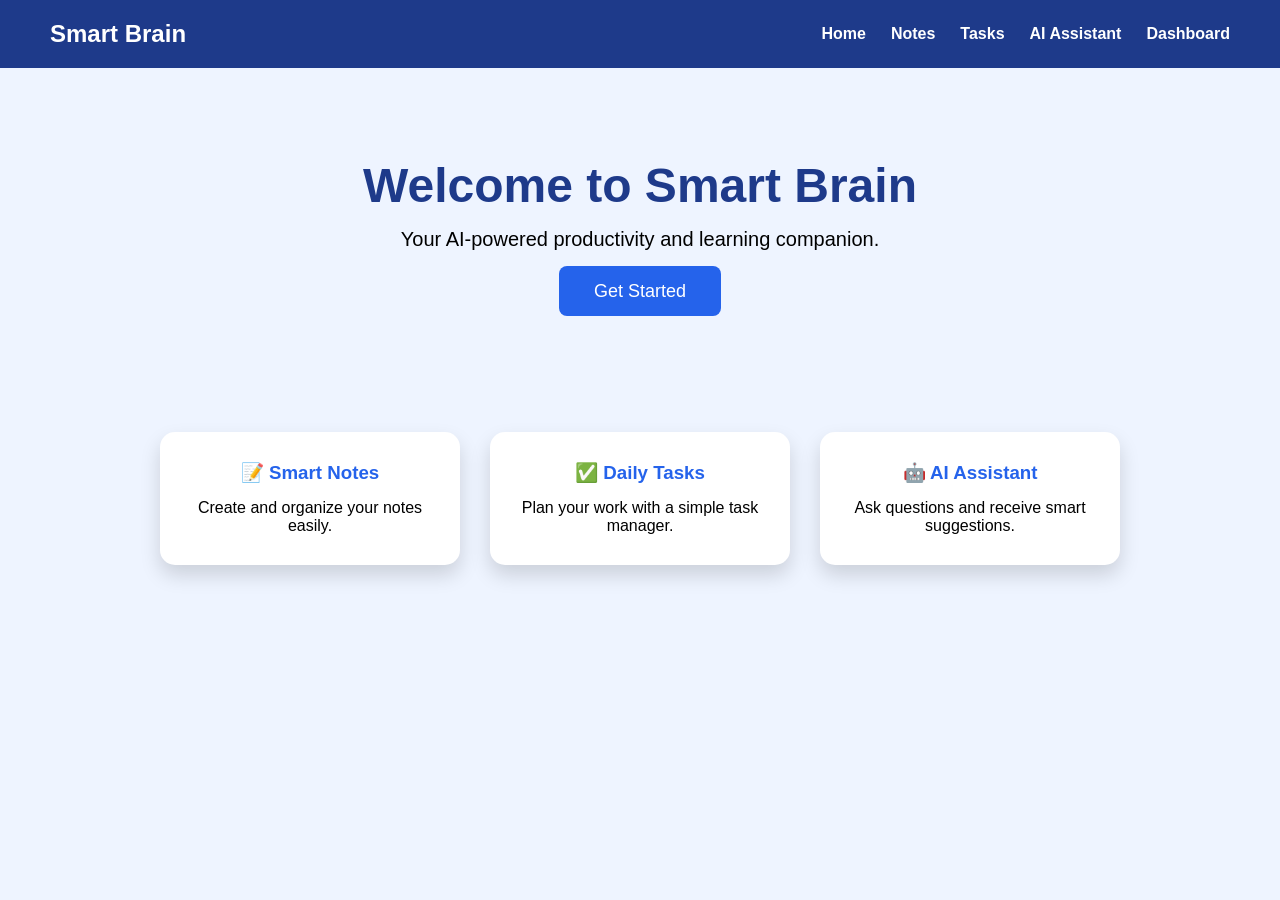
<file: index.htm>
<!DOCTYPE html>
<html lang="en">
<head>
<meta charset="UTF-8">
<meta name="viewport" content="width=device-width, initial-scale=1.0">
<title>Smart Brain</title>
<link rel="stylesheet" href="style.css">
</head>

<body>

<nav>
    <h2>Smart Brain</h2>

    <ul>
        <li><a href="index.html">Home</a></li>
        <li><a href="notes.html">Notes</a></li>
        <li><a href="tasks.html">Tasks</a></li>
        <li><a href="ai.html">AI Assistant</a></li>
        <li><a href="dashboard.html">Dashboard</a></li>
    </ul>
</nav>

<section class="hero">

<h1>Welcome to Smart Brain</h1>

<p>Your AI-powered productivity and learning companion.</p>

<a href="notes.html" class="btn">Get Started</a>

</section>

<section class="features">

<div class="card">
<h3>📝 Smart Notes</h3>
<p>Create and organize your notes easily.</p>
</div>

<div class="card">
<h3>✅ Daily Tasks</h3>
<p>Plan your work with a simple task manager.</p>
</div>

<div class="card">
<h3>🤖 AI Assistant</h3>
<p>Ask questions and receive smart suggestions.</p>
</div>

</section>

</body>
</html>
</file>
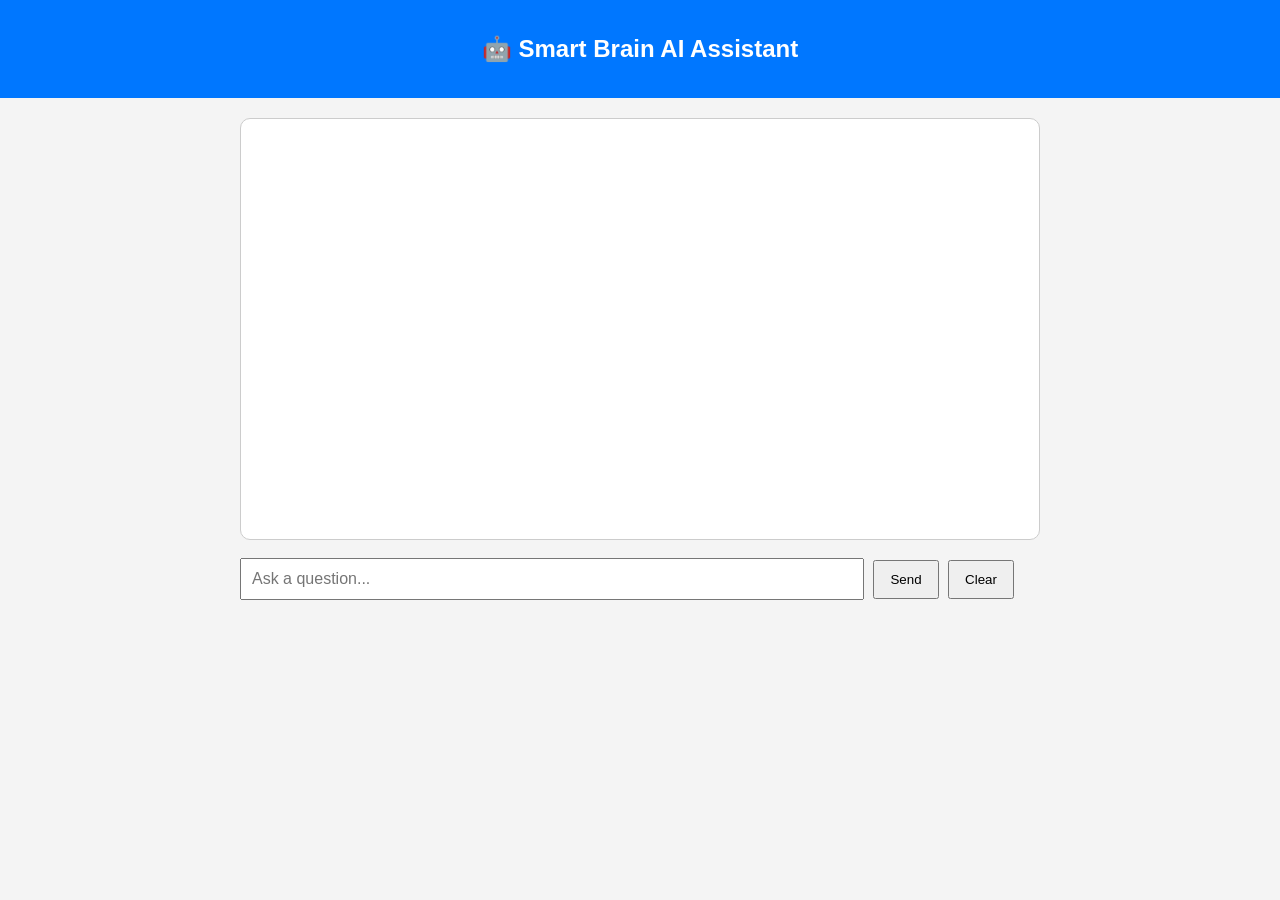
<file: ai.html>
<!DOCTYPE html>
<html lang="en">
<head>
<meta charset="UTF-8">
<meta name="viewport" content="width=device-width, initial-scale=1.0">
<title>Smart Brain AI</title>

<style>

body{
font-family:Arial,sans-serif;
background:#f4f4f4;
margin:0;
}

nav{
background:#0077ff;
color:white;
padding:15px;
text-align:center;
}

.container{
width:80%;
max-width:800px;
margin:20px auto;
}

#chat{
height:400px;
background:white;
border:1px solid #ccc;
overflow-y:auto;
padding:10px;
border-radius:10px;
}

.user{
text-align:right;
color:blue;
margin:10px;
}

.ai{
text-align:left;
color:green;
margin:10px;
}

input{
width:75%;
padding:10px;
font-size:16px;
}

button{
padding:10px 15px;
cursor:pointer;
margin-left:5px;
}

</style>

</head>

<body>

<nav>
<h2>🤖 Smart Brain AI Assistant</h2>
</nav>

<div class="container">

<div id="chat"></div>

<br>

<input type="text" id="question" placeholder="Ask a question...">

<button onclick="askAI()">Send</button>

<button onclick="clearChat()">Clear</button>

</div>

<script>

function askAI(){

let input=document.getElementById("question");

let q=input.value.trim();

if(q=="") return;

let chat=document.getElementById("chat");

chat.innerHTML+="<div class='user'><b>You:</b> "+q+"</div>";

let ans="";

q=q.toLowerCase();

if(q.includes("hello") || q.includes("hi"))
ans="Hello! How can I help you?";

else if(q.includes("java"))
ans="Java is an object-oriented programming language.";

else if(q.includes("html"))
ans="HTML is used to create web pages.";

else if(q.includes("css"))
ans="CSS is used to style web pages.";

else if(q.includes("javascript"))
ans="JavaScript makes websites interactive.";

else if(q.includes("python"))
ans="Python is popular for AI, automation, and web development.";

else if(q.includes("sql"))
ans="SQL is used to manage databases.";

else if(q.includes("dbms"))
ans="DBMS stands for Database Management System.";

else if(q.includes("bye"))
ans="Goodbye! Have a great day.";

else
ans="Sorry, I don't know the answer yet.";

chat.innerHTML+="<div class='ai'><b>AI:</b> "+ans+"</div>";

chat.scrollTop=chat.scrollHeight;

input.value="";

}

function clearChat(){

document.getElementById("chat").innerHTML="";

}

document.getElementById("question").addEventListener("keypress",function(e){

if(e.key==="Enter")
askAI();

});

</script>

</body>
</html>
</file>
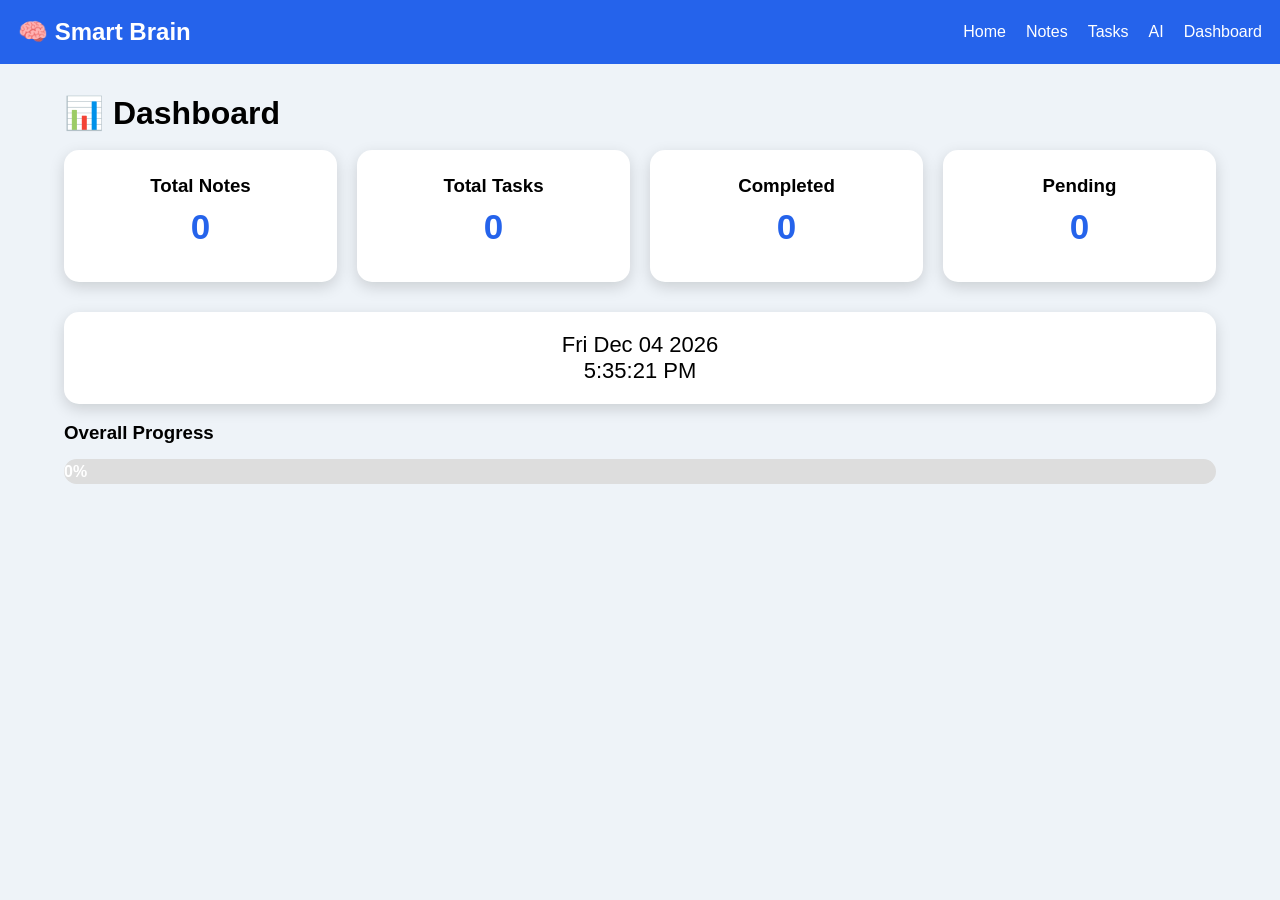
<file: dashboard.html>
<!DOCTYPE html>
<html lang="en">
<head>
<meta charset="UTF-8">
<meta name="viewport" content="width=device-width, initial-scale=1.0">
<title>Smart Brain Dashboard</title>

<style>

*{
margin:0;
padding:0;
box-sizing:border-box;
font-family:Arial,sans-serif;
}

body{
background:#eef3f8;
}

nav{
background:#2563eb;
color:white;
padding:18px;
display:flex;
justify-content:space-between;
align-items:center;
}

nav ul{
display:flex;
list-style:none;
}

nav ul li{
margin-left:20px;
}

nav ul li a{
color:white;
text-decoration:none;
}

.container{
width:90%;
margin:auto;
padding:30px 0;
}

.cards{
display:grid;
grid-template-columns:repeat(auto-fit,minmax(220px,1fr));
gap:20px;
}

.card{
background:white;
padding:25px;
border-radius:15px;
box-shadow:0 5px 15px rgba(0,0,0,.15);
text-align:center;
transition:.3s;
}

.card:hover{
transform:translateY(-5px);
}

.card h2{
font-size:35px;
color:#2563eb;
margin:10px 0;
}

.progress{
background:#ddd;
height:25px;
border-radius:20px;
overflow:hidden;
margin-top:15px;
}

.progress-bar{
height:100%;
background:#22c55e;
width:0%;
color:white;
text-align:center;
line-height:25px;
font-weight:bold;
}

.clock{
margin-top:30px;
background:white;
padding:20px;
border-radius:15px;
text-align:center;
font-size:22px;
box-shadow:0 5px 15px rgba(0,0,0,.15);
}

</style>

</head>

<body>

<nav>

<h2>🧠 Smart Brain</h2>

<ul>
<li><a href="index.html">Home</a></li>
<li><a href="notes.html">Notes</a></li>
<li><a href="tasks.html">Tasks</a></li>
<li><a href="ai.html">AI</a></li>
<li><a href="dashboard.html">Dashboard</a></li>
</ul>

</nav>

<div class="container">

<h1>📊 Dashboard</h1>

<br>

<div class="cards">

<div class="card">
<h3>Total Notes</h3>
<h2 id="notes">0</h2>
</div>

<div class="card">
<h3>Total Tasks</h3>
<h2 id="tasks">0</h2>
</div>

<div class="card">
<h3>Completed</h3>
<h2 id="completed">0</h2>
</div>

<div class="card">
<h3>Pending</h3>
<h2 id="pending">0</h2>
</div>

</div>

<div class="clock">
<div id="date"></div>
<div id="time"></div>
</div>

<br>

<h3>Overall Progress</h3>

<div class="progress">
<div class="progress-bar" id="bar">0%</div>
</div>

</div>

<script>

let notes=JSON.parse(localStorage.getItem("notes"))||[];

let tasks=JSON.parse(localStorage.getItem("tasks"))||[];

let completed=0;

tasks.forEach(t=>{
if(t.completed)
completed++;
});

let pending=tasks.length-completed;

document.getElementById("notes").innerHTML=notes.length;

document.getElementById("tasks").innerHTML=tasks.length;

document.getElementById("completed").innerHTML=completed;

document.getElementById("pending").innerHTML=pending;

let percent=0;

if(tasks.length>0)
percent=Math.round((completed/tasks.length)*100);

document.getElementById("bar").style.width=percent+"%";

document.getElementById("bar").innerHTML=percent+"%";

function clock(){

let now=new Date();

document.getElementById("date").innerHTML=now.toDateString();

document.getElementById("time").innerHTML=now.toLocaleTimeString();

}

clock();

setInterval(clock,1000);

</script>

</body>
</html>
</file>
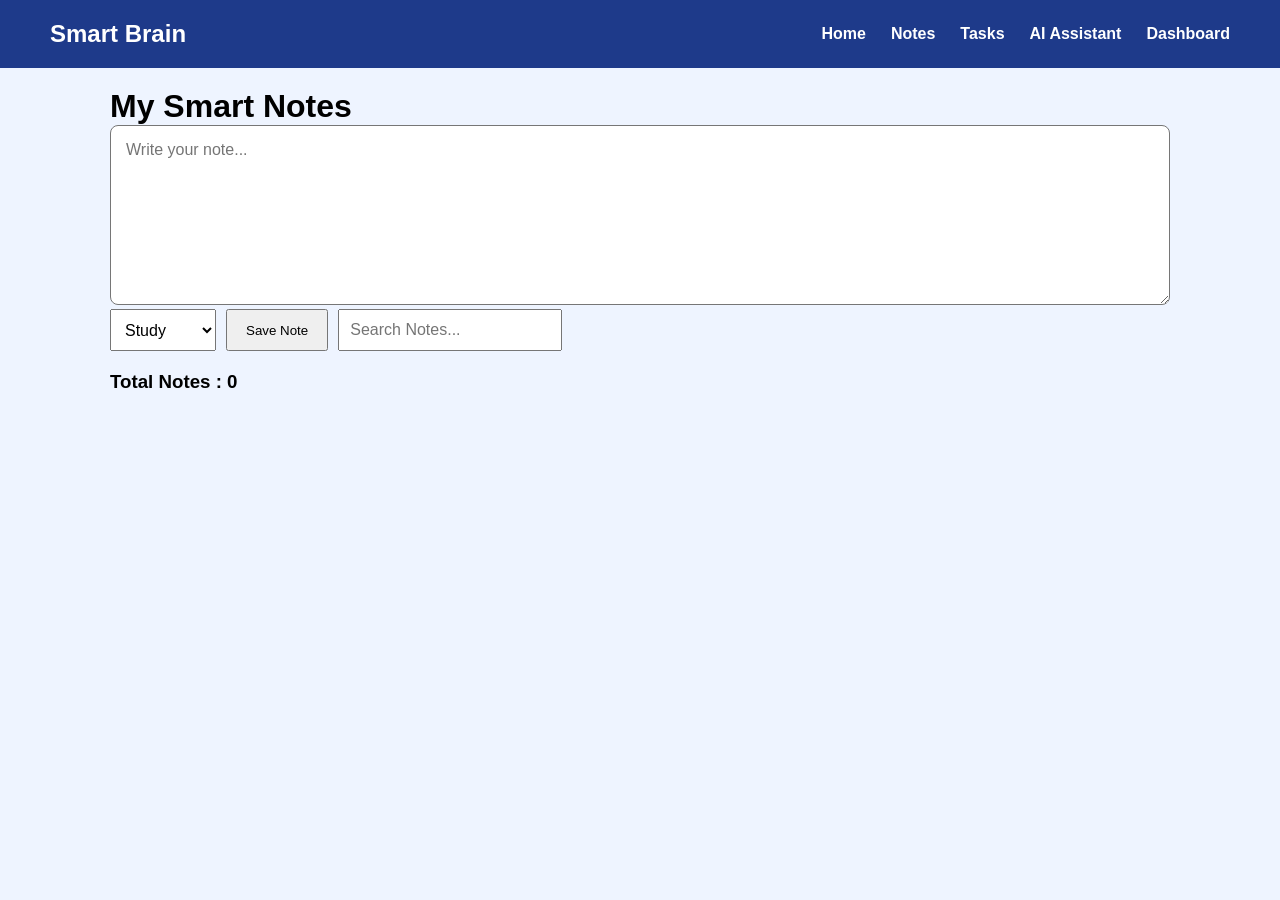
<file: notes.html>
<!DOCTYPE html>
<html lang="en">
<head>
<meta charset="UTF-8">
<meta name="viewport" content="width=device-width, initial-scale=1.0">
<title>Smart Brain - Notes</title>
<link rel="stylesheet" href="style.css">

<style>

.container{
width:90%;
max-width:1100px;
margin:auto;
padding:20px;
}

.controls{
display:flex;
flex-wrap:wrap;
gap:10px;
margin-bottom:20px;
}

textarea{
width:100%;
height:180px;
padding:15px;
font-size:16px;
border-radius:8px;
}

select,input{
padding:10px;
font-size:16px;
}

button{
padding:10px 18px;
cursor:pointer;
}

.notes{
display:grid;
grid-template-columns:repeat(auto-fit,minmax(300px,1fr));
gap:20px;
margin-top:20px;
}

.note-card{
background:white;
padding:18px;
border-radius:12px;
box-shadow:0 2px 8px rgba(0,0,0,.2);
}

.note-card h3{
margin:0;
}

.note-card p{
white-space:pre-wrap;
}

.actions button{
margin:5px;
}

.pin{
color:gold;
font-size:20px;
}

</style>

</head>

<body>

<nav>

<h2>Smart Brain</h2>

<ul>
<li><a href="index.html">Home</a></li>
<li><a href="notes.html">Notes</a></li>
<li><a href="tasks.html">Tasks</a></li>
<li><a href="ai.html">AI Assistant</a></li>
<li><a href="dashboard.html">Dashboard</a></li>
</ul>

</nav>

<div class="container">

<h1>My Smart Notes</h1>

<textarea id="note" placeholder="Write your note..."></textarea>

<div class="controls">

<select id="category">
<option>Study</option>
<option>Work</option>
<option>Personal</option>
<option>Ideas</option>
</select>

<button onclick="saveNote()">Save Note</button>

<input type="text" id="search" placeholder="Search Notes..." onkeyup="displayNotes()">

</div>

<h3>Total Notes :
<span id="count">0</span>
</h3>

<div class="notes" id="notesList"></div>

</div>

<script>

let notes=JSON.parse(localStorage.getItem("notes"))||[];

function saveStorage(){
localStorage.setItem("notes",JSON.stringify(notes));
}

function saveNote(){

let text=document.getElementById("note").value;

let category=document.getElementById("category").value;

if(text==""){
alert("Please write a note.");
return;
}

let date=new Date().toLocaleString();

notes.push({

text:text,
category:category,
date:date,
pin:false

});

saveStorage();

document.getElementById("note").value="";

displayNotes();

}

function displayNotes(){

let search=document.getElementById("search").value.toLowerCase();

let html="";

notes.sort((a,b)=>b.pin-a.pin);

notes.forEach((note,index)=>{

if(note.text.toLowerCase().includes(search)){

html+=`

<div class="note-card">

<h3>${note.pin?"📌":""} ${note.category}</h3>

<p>${note.text}</p>

<small>${note.date}</small>

<div class="actions">

<button onclick="pinNote(${index})">
${note.pin?"Unpin":"Pin"}
</button>

<button onclick="editNote(${index})">
Edit
</button>

<button onclick="deleteNote(${index})">
Delete
</button>

</div>

</div>

`;

}

});

document.getElementById("notesList").innerHTML=html;

document.getElementById("count").innerHTML=notes.length;

}

function deleteNote(index){

if(confirm("Delete this note?")){

notes.splice(index,1);

saveStorage();

displayNotes();

}

}

function editNote(index){

let newText=prompt("Edit Note",notes[index].text);

if(newText!=null && newText!=""){

notes[index].text=newText;

saveStorage();

displayNotes();

}

}

function pinNote(index){

notes[index].pin=!notes[index].pin;

saveStorage();

displayNotes();

}

displayNotes();

</script>

</body>
</html>
</file>
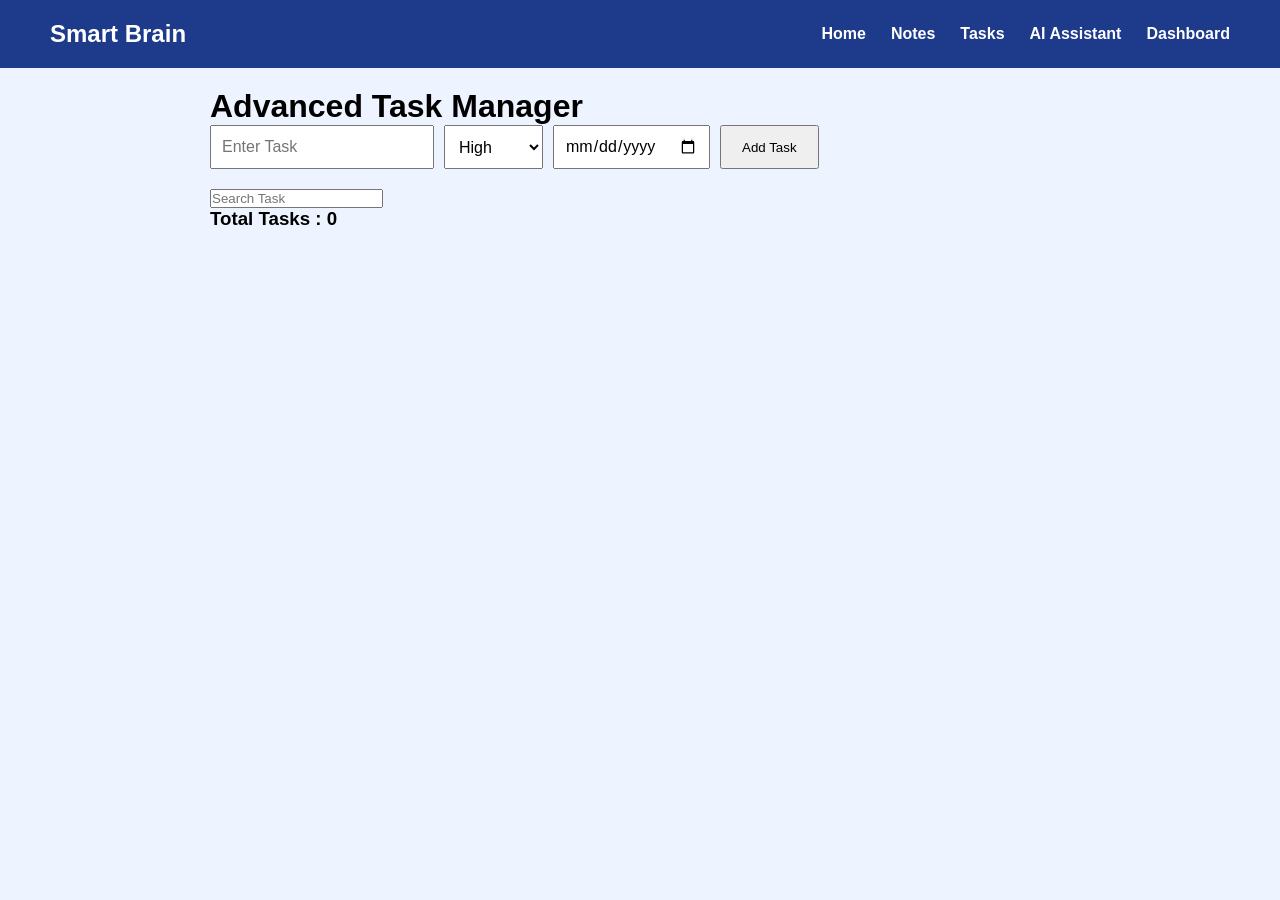
<file: tasks.html>
<!DOCTYPE html>
<html lang="en">
<head>
<meta charset="UTF-8">
<meta name="viewport" content="width=device-width, initial-scale=1.0">
<title>Smart Brain - Task Manager</title>
<link rel="stylesheet" href="style.css">

<style>

.container{
width:90%;
max-width:900px;
margin:auto;
padding:20px;
}

.task-input{
display:flex;
flex-wrap:wrap;
gap:10px;
margin-bottom:20px;
}

.task-input input,
.task-input select{
padding:10px;
font-size:16px;
}

.task-input button{
padding:10px 20px;
cursor:pointer;
}

.task-card{
background:#fff;
margin:15px 0;
padding:15px;
border-radius:10px;
box-shadow:0 2px 8px rgba(0,0,0,.2);
}

.completed{
text-decoration:line-through;
color:gray;
}

.actions button{
margin:5px;
padding:8px 12px;
cursor:pointer;
}

.high{
color:red;
font-weight:bold;
}

.medium{
color:orange;
font-weight:bold;
}

.low{
color:green;
font-weight:bold;
}

</style>

</head>

<body>

<nav>
<h2>Smart Brain</h2>

<ul>
<li><a href="index.html">Home</a></li>
<li><a href="notes.html">Notes</a></li>
<li><a href="tasks.html">Tasks</a></li>
<li><a href="ai.html">AI Assistant</a></li>
<li><a href="dashboard.html">Dashboard</a></li>
</ul>

</nav>

<div class="container">

<h1>Advanced Task Manager</h1>

<div class="task-input">

<input type="text" id="taskName" placeholder="Enter Task">

<select id="priority">
<option>High</option>
<option>Medium</option>
<option>Low</option>
</select>

<input type="date" id="dueDate">

<button onclick="addTask()">Add Task</button>

</div>

<input type="text" id="search" placeholder="Search Task" onkeyup="displayTasks()">

<h3>Total Tasks : <span id="count">0</span></h3>

<div id="taskList"></div>

</div>

<script>

let tasks=JSON.parse(localStorage.getItem("tasks"))||[];

function saveTasks(){
localStorage.setItem("tasks",JSON.stringify(tasks));
}

function addTask(){

let name=document.getElementById("taskName").value;
let priority=document.getElementById("priority").value;
let due=document.getElementById("dueDate").value;

if(name==""){
alert("Enter Task");
return;
}

tasks.push({
name:name,
priority:priority,
due:due,
completed:false
});

saveTasks();

document.getElementById("taskName").value="";
document.getElementById("dueDate").value="";

displayTasks();

}

function displayTasks(){

let search=document.getElementById("search").value.toLowerCase();

let html="";

tasks.forEach((task,index)=>{

if(task.name.toLowerCase().includes(search)){

html+=`

<div class="task-card">

<h3 class="${task.completed?'completed':''}">
${task.name}
</h3>

<p>Priority :
<span class="${task.priority.toLowerCase()}">
${task.priority}
</span>
</p>

<p>Due Date : ${task.due}</p>

<div class="actions">

<button onclick="completeTask(${index})">
${task.completed?'Undo':'Complete'}
</button>

<button onclick="editTask(${index})">
Edit
</button>

<button onclick="deleteTask(${index})">
Delete
</button>

</div>

</div>

`;

}

});

document.getElementById("taskList").innerHTML=html;

document.getElementById("count").innerHTML=tasks.length;

}

function completeTask(index){

tasks[index].completed=!tasks[index].completed;

saveTasks();

displayTasks();

}

function deleteTask(index){

if(confirm("Delete this task?")){

tasks.splice(index,1);

saveTasks();

displayTasks();

}

}

function editTask(index){

let newTask=prompt("Edit Task",tasks[index].name);

if(newTask!=null && newTask!=""){

tasks[index].name=newTask;

saveTasks();

displayTasks();

}

}

displayTasks();

</script>

</body>
</html>
</file>
<file: style.css>
*{
margin:0;
padding:0;
box-sizing:border-box;
font-family:Arial,Helvetica,sans-serif;
}

body{
background:#eef4ff;
}

/* Navbar */

nav{
display:flex;
justify-content:space-between;
align-items:center;
padding:20px 50px;
background:#1e3a8a;
}

nav h2{
color:white;
}

nav ul{
display:flex;
list-style:none;
}

nav ul li{
margin-left:25px;
}

nav ul li a{
text-decoration:none;
color:white;
font-weight:bold;
transition:.3s;
}

nav ul li a:hover{
color:yellow;
}

/* Hero */

.hero{
text-align:center;
padding:90px 20px;
}

.hero h1{
font-size:48px;
color:#1e3a8a;
}

.hero p{
font-size:20px;
margin-top:15px;
margin-bottom:30px;
}

.btn{
padding:15px 35px;
background:#2563eb;
color:white;
text-decoration:none;
border-radius:8px;
font-size:18px;
transition:.3s;
}

.btn:hover{
background:#1d4ed8;
}

/* Cards */

.features{
display:flex;
justify-content:center;
gap:30px;
padding:40px;
flex-wrap:wrap;
}

.card{
width:300px;
background:white;
padding:30px;
border-radius:15px;
text-align:center;
box-shadow:0 10px 20px rgba(0,0,0,.15);
transition:.3s;
}

.card:hover{
transform:translateY(-10px);
}

.card h3{
margin-bottom:15px;
color:#2563eb;
}

/* Login */

.login-body{
display:flex;
justify-content:center;
align-items:center;
height:100vh;
background:linear-gradient(135deg,#2563eb,#1e3a8a);
}

.form-container{

background:white;

padding:40px;

border-radius:15px;

width:350px;

box-shadow:0 15px 25px rgba(0,0,0,.3);

}

.form-container h2{
text-align:center;
margin-bottom:25px;
color:#1e3a8a;
}

.form-container input{

width:100%;

padding:15px;

margin:10px 0;

border-radius:8px;

border:1px solid #ccc;

}

.form-container button{

width:100%;

padding:15px;

background:#2563eb;

color:white;

border:none;

border-radius:8px;

font-size:17px;

cursor:pointer;

margin-top:10px;

}

.form-container button:hover{

background:#1d4ed8;

}

.form-container p{

margin-top:15px;

text-align:center;

}

.form-container a{

text-decoration:none;

color:#2563eb;

font-weight:bold;

}

.form-container a:hover{

text-decoration:underline;

}
</file>
